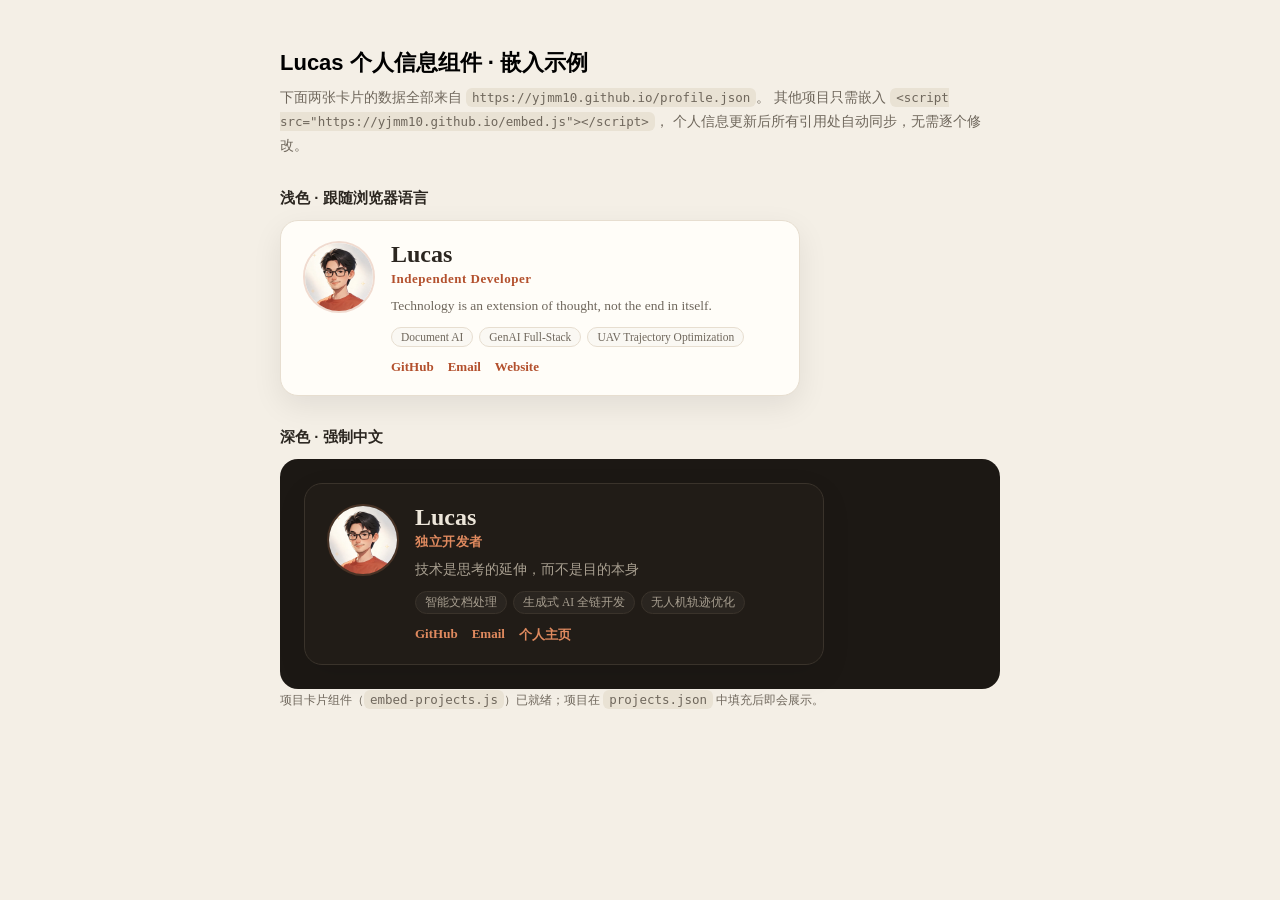
<file: embed-demo.html>
<!DOCTYPE html>
<html lang="zh-CN">
<head>
  <meta charset="UTF-8">
  <meta name="viewport" content="width=device-width, initial-scale=1">
  <title>Lucas 个人信息组件 · 嵌入示例</title>
  <style>
    body { margin: 0; padding: 48px 24px; font-family: -apple-system, "Segoe UI", "PingFang SC", "Microsoft YaHei", sans-serif; background: #f4efe6; }
    .wrap { max-width: 720px; margin: 0 auto; }
    h1 { font-size: 22px; margin: 0 0 8px; }
    p { color: #6f675c; font-size: 14px; line-height: 1.7; margin: 0 0 28px; }
    h2 { font-size: 15px; margin: 32px 0 12px; color: #2b2620; }
    code { background: #e9e2d4; padding: 2px 6px; border-radius: 6px; font-size: 12.5px; }
    .dark { background: #1c1814; border-radius: 18px; padding: 24px; }
  </style>
</head>
<body>
  <div class="wrap">
    <h1>Lucas 个人信息组件 · 嵌入示例</h1>
    <p>下面两张卡片的数据全部来自 <code>https://yjmm10.github.io/profile.json</code>。
       其他项目只需嵌入 <code>&lt;script src="https://yjmm10.github.io/embed.js"&gt;&lt;/script&gt;</code>，
       个人信息更新后所有引用处自动同步，无需逐个修改。</p>

    <h2>浅色 · 跟随浏览器语言</h2>
    <div data-lucas-profile></div>

    <h2>深色 · 强制中文</h2>
    <div class="dark">
      <div data-lucas-profile></div>
    </div>

    <p style="font-size:12px;color:#6f675c">项目卡片组件（<code>embed-projects.js</code>）已就绪；项目在 <code>projects.json</code> 中填充后即会展示。</p>
  </div>

  <script src="embed.js" data-theme="light"></script>
  <script src="embed.js" data-lang="zh" data-theme="dark"></script>
</body>
</html>
</file>
